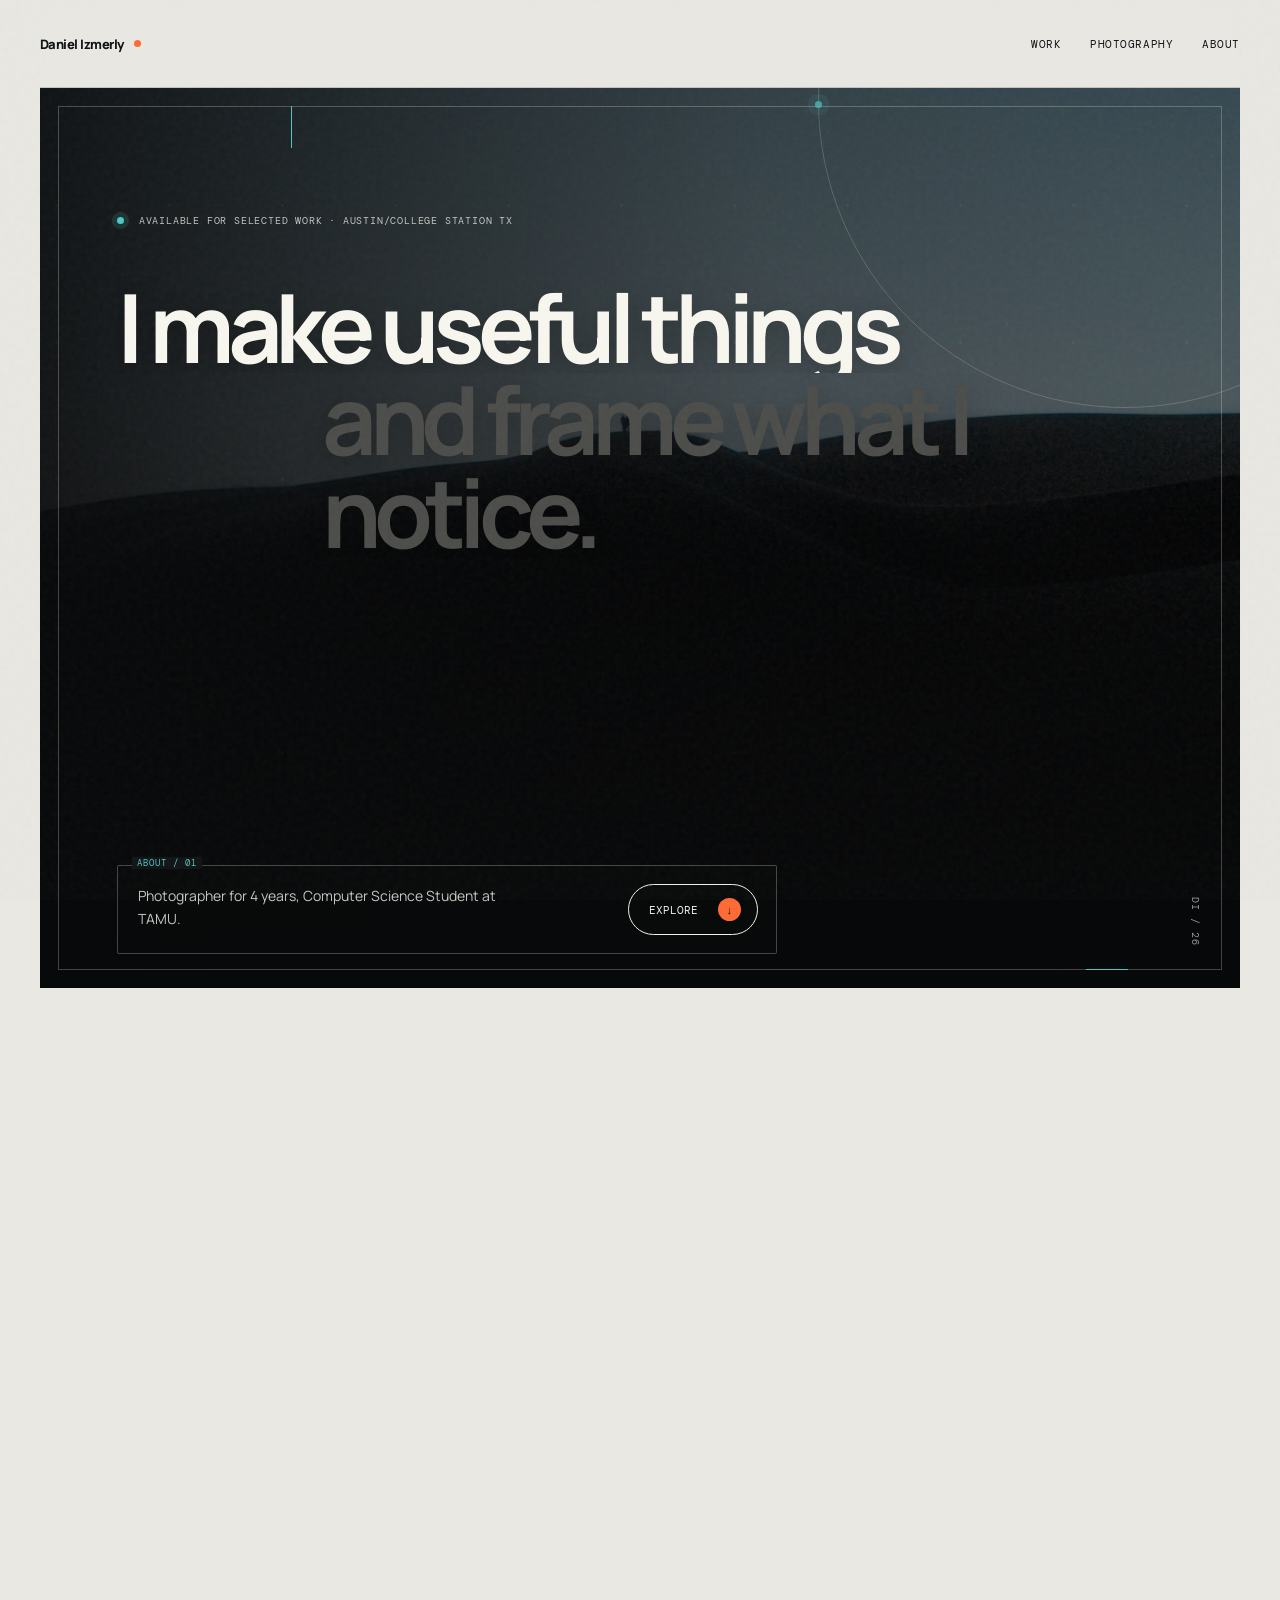
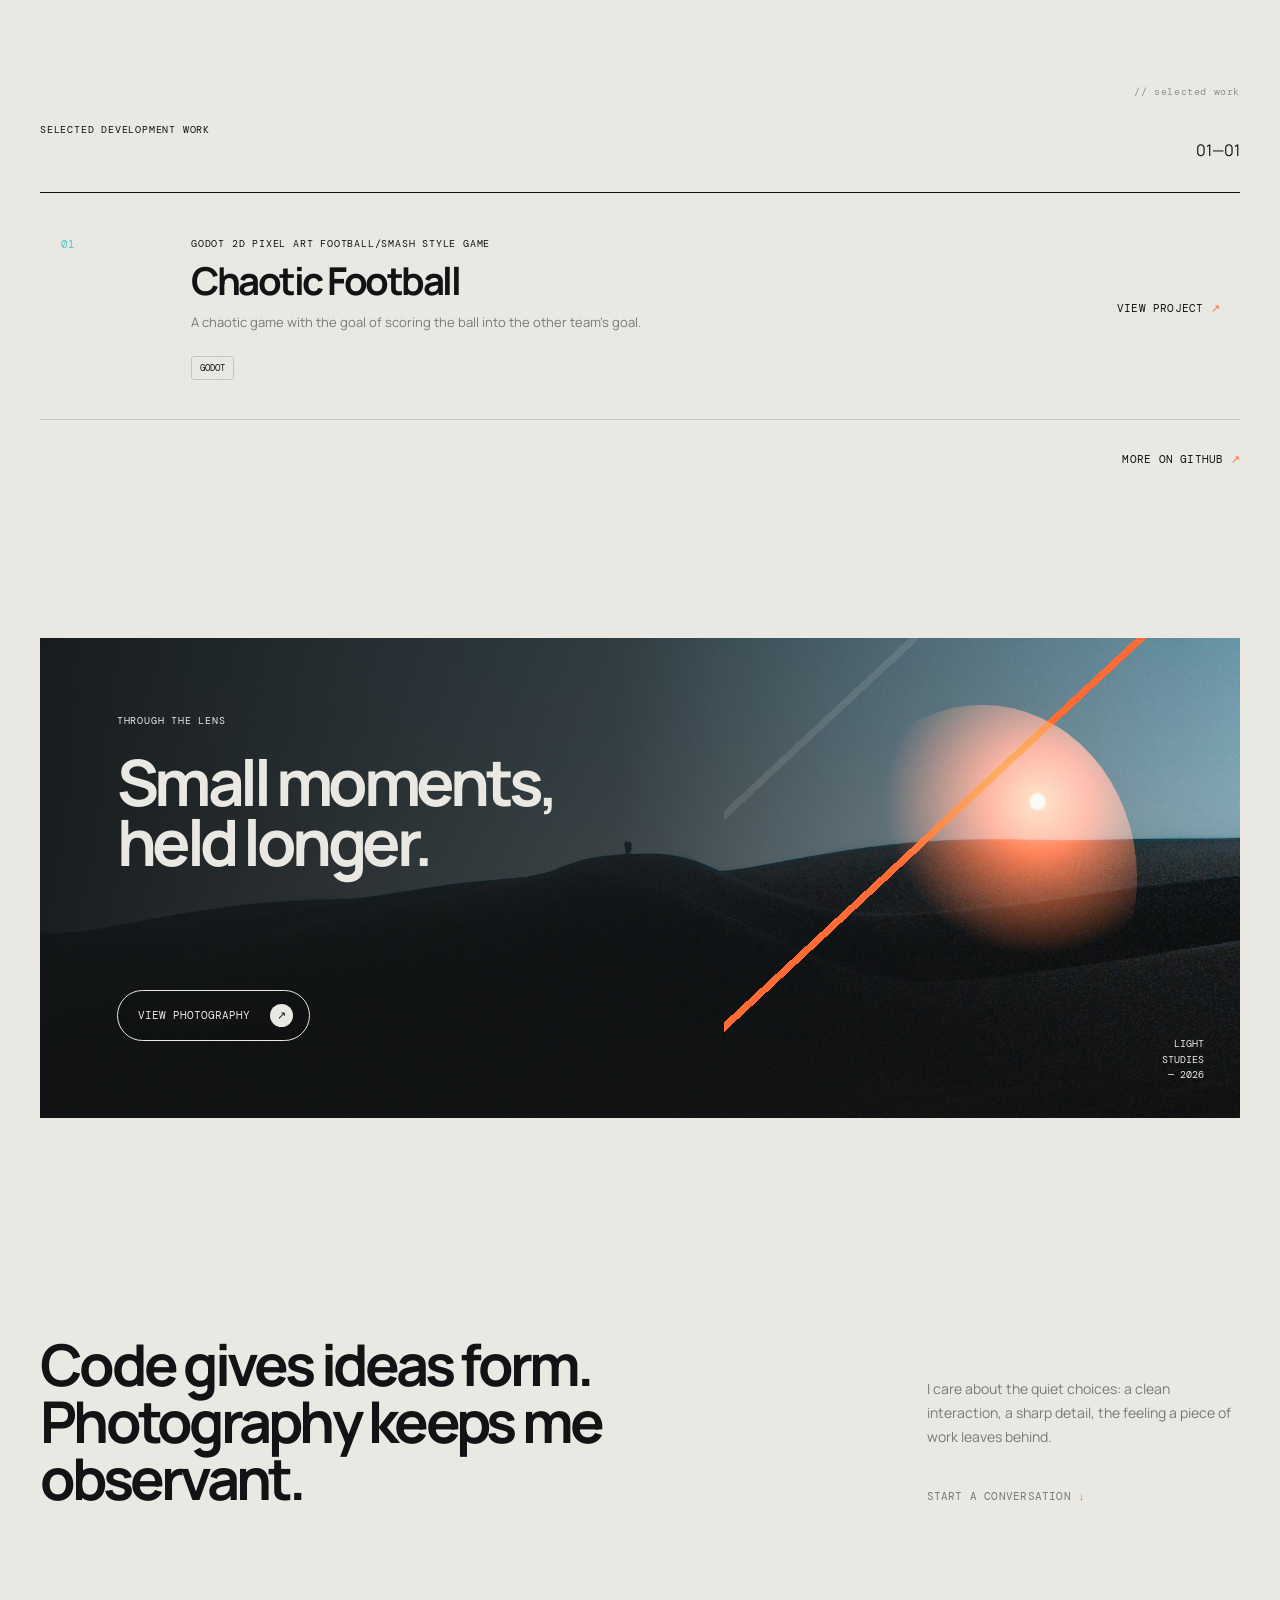
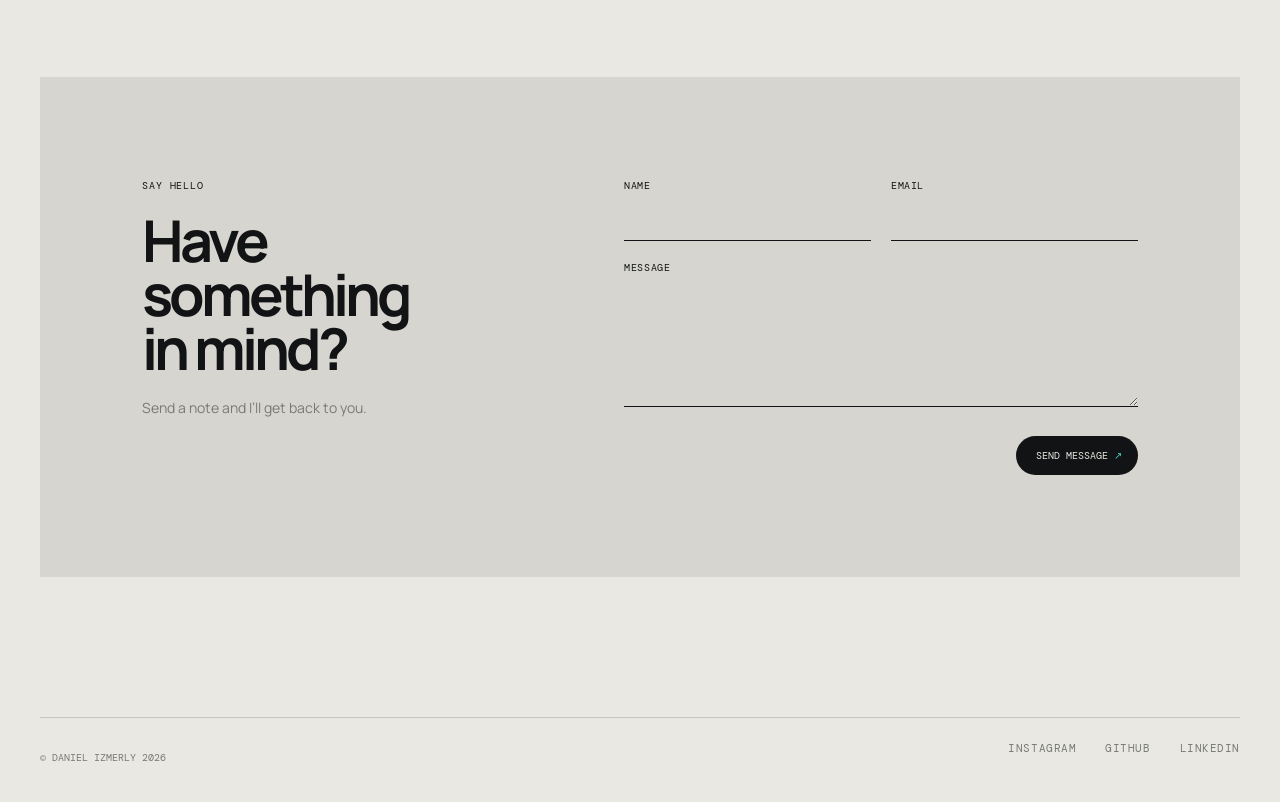
<file: index.html>
<!doctype html>
<html lang="en">
  <head>
    <meta charset="UTF-8" />
    <meta name="viewport" content="width=device-width, initial-scale=1.0" />
    <meta name="description" content="A developer and photography portfolio." />
    <meta property="og:image" content="public/og.png" />
    <meta name="theme-color" content="#111314" />
    <link rel="stylesheet" href="styles.css" />
    <title>Daniel Izmerly — Developer · Photographer</title>
  </head>

  <body>
    <div class="grain" aria-hidden="true"></div>

    <header class="site-header">
      <a class="wordmark" href="#top" aria-label="Back to top">
        <span data-name>Daniel Izmerly</span><i></i>
      </a>

      <nav class="desktop-nav" aria-label="Primary navigation">
        <a href="#work">Work</a>
        <a href="photography.html">Photography</a>
        <a href="#about">About</a>
      </nav>

      <button class="menu-button" data-menu-button aria-expanded="false" aria-controls="mobile-nav">Menu</button>

      <nav class="mobile-nav" id="mobile-nav" data-mobile-nav aria-label="Mobile navigation">
        <a href="#work">Work</a>
        <a href="photography.html">Photography</a>
        <a href="#about">About</a>
        <a data-social="github" href="#" target="_blank" rel="noreferrer">GitHub ↗</a>
      </nav>
    </header>

    <main id="top">
      <!-- HERO COPY: Change these two lines to set the first impression. -->
      <section class="hero" aria-label="Introduction">
        <div class="hero-stage section-wrap">
          <!-- The image path is intentionally easy to swap in styles.css (.hero-photo). -->
          <div class="hero-media" aria-hidden="true">
            <div class="hero-photo"></div>
            <div class="hero-scrim"></div>
            <div class="hero-frame"></div>
            <div class="hero-orbit orbit-one"></div>
          </div>

          <div class="hero-content">
          <p class="hero-kicker reveal">
            <span class="pulse"></span>
            Available for selected work · <span data-location>Austin/College Station TX</span>
          </p>

          <h1 class="hero-title">
            <span>I make useful things</span>
            <span>and frame what I notice.</span>
          </h1>

          <div class="hero-foot reveal">
            <!-- The bio is managed in site-data.js. -->
            <p data-bio>Photographer for 4 years, Computer Science Student at TAMU.</p>
            <a class="round-link" href="#work">Explore <span aria-hidden="true">↓</span></a>
          </div>
          <p class="hero-index" aria-hidden="true">DI / 26</p>
        </div>
      </section>

      <section id="work" class="section-wrap work-section">
        <div class="section-heading reveal">
          <p class="eyebrow">Selected development work</p>
          <p>01—01</p>
        </div>

        <!-- Project cards are managed in site-data.js. -->
        <div class="project-list" data-project-list></div>

        <div class="section-tail reveal">
          <a class="text-link" data-social="github" href="#" target="_blank" rel="noreferrer">
            More on GitHub <span aria-hidden="true">↗</span>
          </a>
        </div>
      </section>

      <!-- PHOTOGRAPHY CALLOUT COPY: Edit this section if the wording isn't you. -->
      <section class="photo-callout section-wrap reveal">
        <div>
          <p class="eyebrow">Through the lens</p>
          <h2>Small moments,<br />held longer.</h2>
        </div>
        <div class="callout-art" aria-hidden="true">
          <span>Light<br />studies<br />— 2026</span>
        </div>
        <a class="round-link light" href="photography.html">View photography <span aria-hidden="true">↗</span></a>
      </section>

      <!-- ABOUT COPY: All text in this section is safe to rewrite in your own voice. -->
      <section id="about" class="section-wrap about-section">
        <p class="eyebrow reveal">A little context</p>
        <div class="about-grid">
          <h2 class="reveal">Code gives ideas form.<br />Photography keeps me observant.</h2>
          <div class="about-copy reveal">
            <p>I care about the quiet choices: a clean interaction, a sharp detail, the feeling a piece of work leaves behind.</p>
            <a class="text-link" href="#contact">Start a conversation <span aria-hidden="true">↓</span></a>
          </div>
        </div>
      </section>

      <section id="contact" class="contact-section section-wrap reveal">
        <div>
          <!-- CONTACT COPY: Feel free to make this more casual, direct, or specific. -->
          <p class="eyebrow">Say hello</p>
          <h2>Have something<br />in mind?</h2>
          <p>Send a note and I’ll get back to you.</p>
        </div>

        <form class="contact-form" data-contact-form>
          <label>
            Name
            <input name="name" autocomplete="name" required />
          </label>
          <label>
            Email
            <input name="email" type="email" autocomplete="email" required />
          </label>
          <label class="message-field">
            Message
            <textarea name="message" rows="5" required></textarea>
          </label>
          <!-- Bots fill this invisible field; real visitors do not. -->
          <input class="honeypot" type="text" name="_gotcha" tabindex="-1" autocomplete="off" aria-hidden="true" />
          <div class="form-foot">
            <p data-form-status aria-live="polite"></p>
            <button class="send-button" type="submit">Send message <span aria-hidden="true">↗</span></button>
          </div>
        </form>
      </section>
    </main>

    <footer class="site-footer section-wrap">
      <p>© <span data-name>Daniel Izmerly</span> <span id="year"></span></p>
      <div>
        <a data-social="instagram" href="#" target="_blank" rel="noreferrer">Instagram</a>
        <a data-social="github" href="#" target="_blank" rel="noreferrer">GitHub</a>
        <a data-social="linkedin" href="#" target="_blank" rel="noreferrer">LinkedIn</a>
      </div>
    </footer>

    <dialog id="lightbox" aria-label="Photography preview">
      <button class="close-button" data-close-lightbox aria-label="Close preview">×</button>
      <img data-lightbox-image alt="" hidden />
      <div data-lightbox-placeholder class="lightbox-placeholder"></div>
      <p data-lightbox-caption></p>
    </dialog>

    <script type="module" src="app.js"></script>
    <script>document.querySelector('#year').textContent = new Date().getFullYear()</script>
  </body>
</html>
</file>
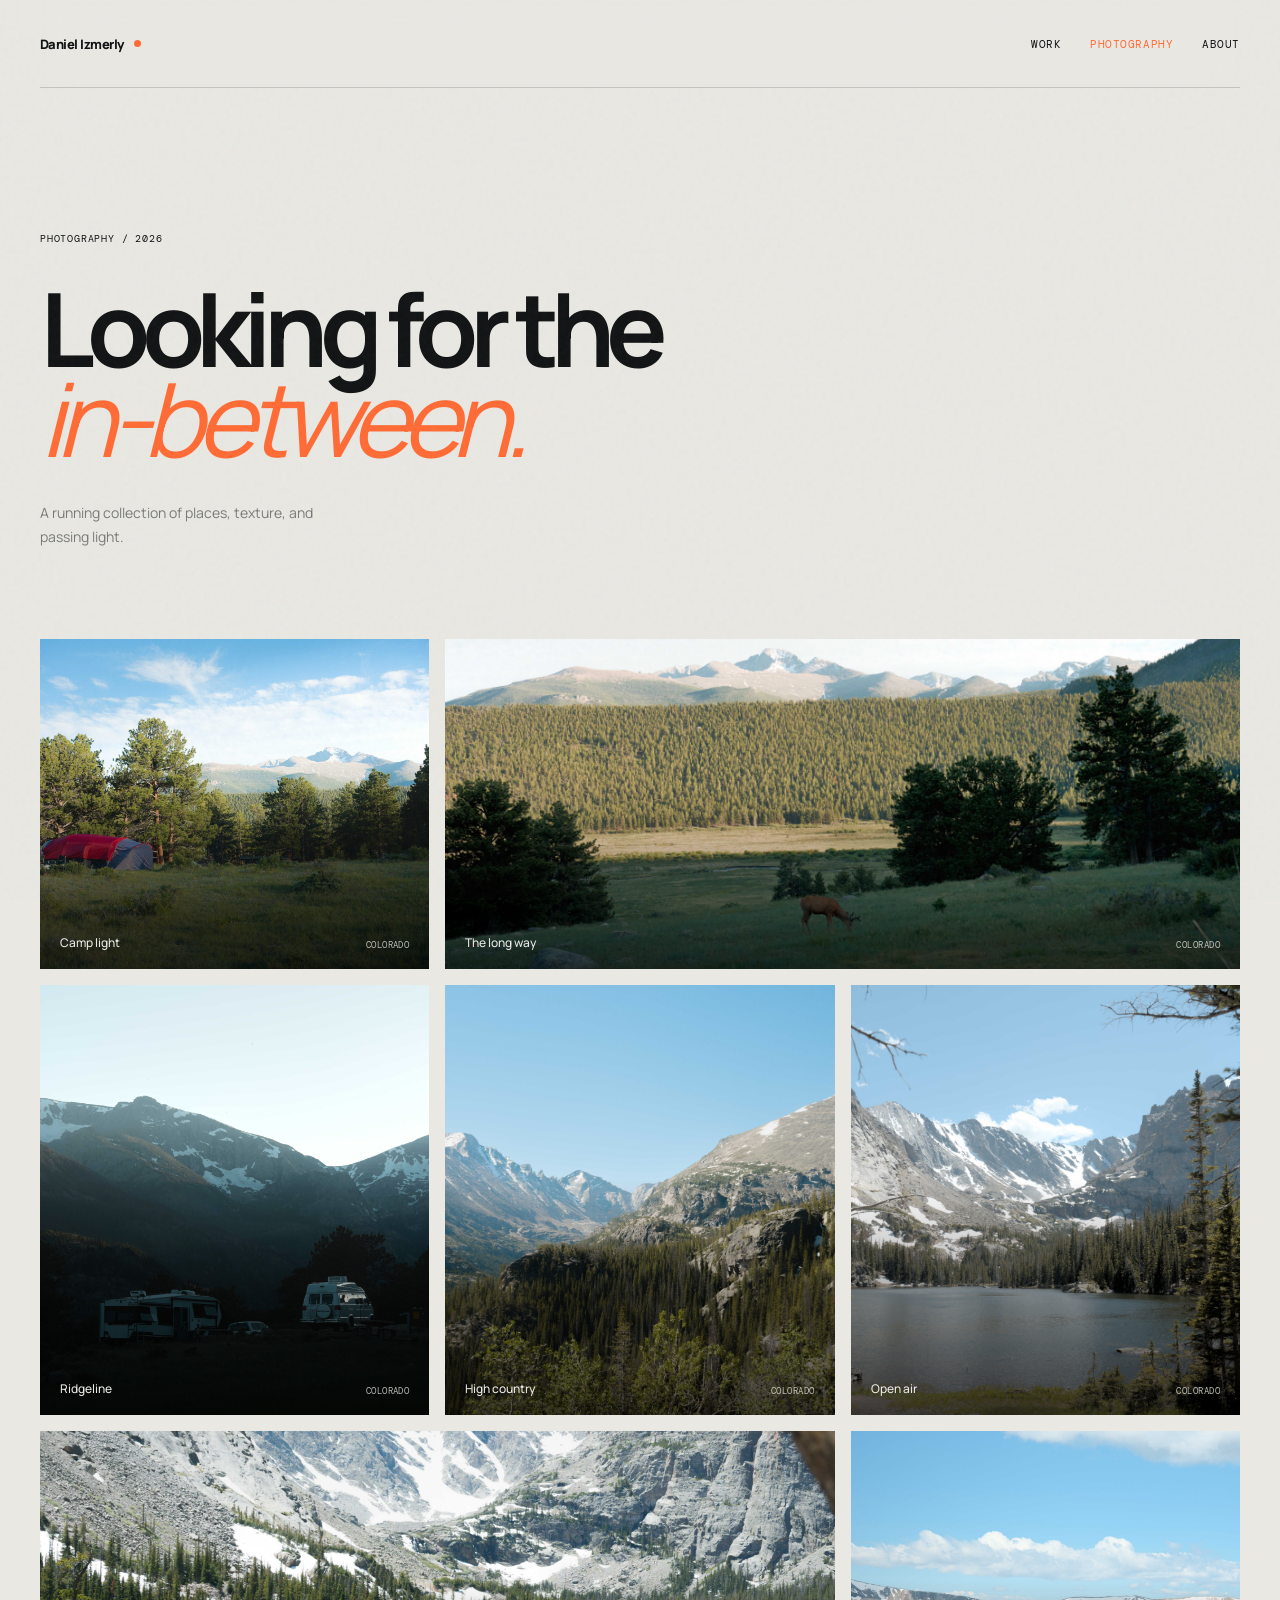
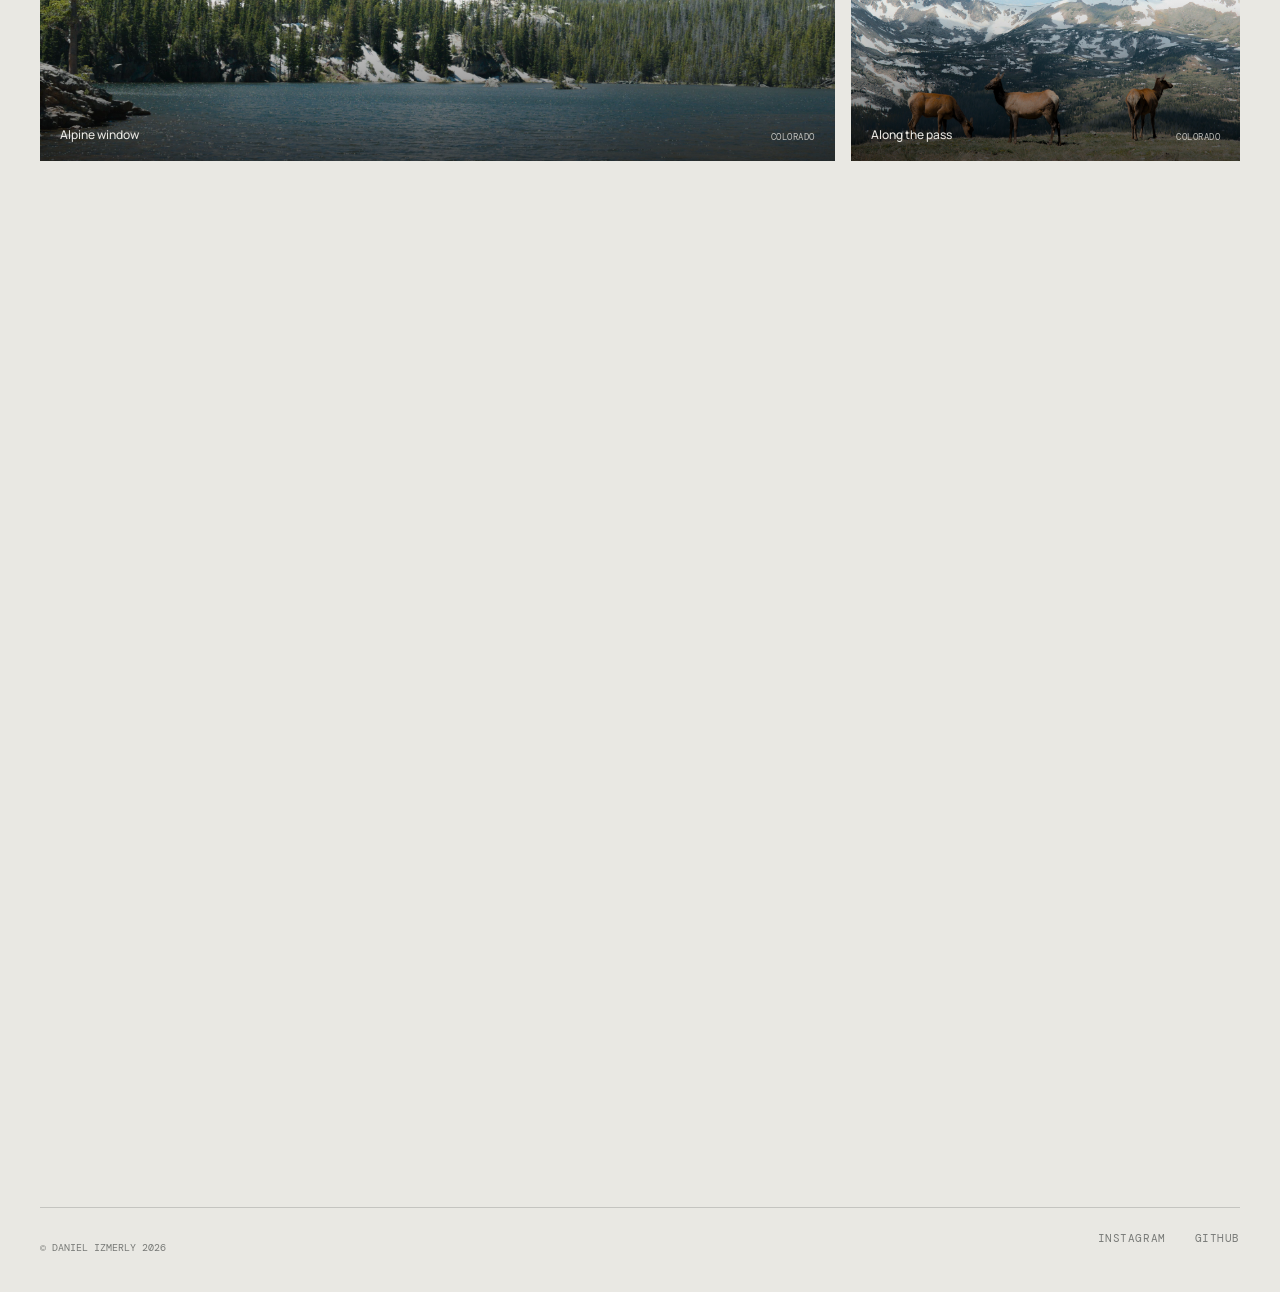
<file: photography.html>
<!doctype html>
<html lang="en">
  <head>
    <meta charset="UTF-8" />
    <meta name="viewport" content="width=device-width, initial-scale=1.0" />
    <meta name="description" content="Photography by Daniel Izmerly." />
    <link rel="stylesheet" href="styles.css" />
    <title>Photography — Daniel Izmerly</title>
  </head>

  <body class="photo-page">
    <div class="grain" aria-hidden="true"></div>

    <header class="site-header">
      <a class="wordmark" href="index.html" aria-label="Back home"><span data-name>Daniel Izmerly</span><i></i></a>
      <nav class="desktop-nav" aria-label="Primary navigation">
        <a href="index.html#work">Work</a>
        <a class="active" href="photography.html">Photography</a>
        <a href="index.html#about">About</a>
      </nav>
      <a class="back-link" href="index.html">← Home</a>
    </header>

    <main>
      <section class="photo-hero section-wrap">
        <p class="eyebrow reveal">Photography / 2026</p>
        <h1 class="reveal">Looking for the<br /><em>in-between.</em></h1>
        <p class="reveal">A running collection of places, texture, and passing light.</p>
      </section>

      <section class="photo-grid section-wrap" data-photo-grid aria-label="Photography collection"></section>

      <section class="contact-strip section-wrap reveal">
        <p>Like what you see?</p>
        <a class="text-link" data-social="instagram" href="#" target="_blank" rel="noreferrer">Follow along on Instagram <span aria-hidden="true">↗</span></a>
      </section>
    </main>

    <footer class="site-footer section-wrap">
      <p>© <span data-name>Daniel Izmerly</span> <span id="year"></span></p>
      <div><a data-social="instagram" href="#" target="_blank" rel="noreferrer">Instagram</a><a data-social="github" href="#" target="_blank" rel="noreferrer">GitHub</a></div>
    </footer>

    <dialog id="lightbox" aria-label="Photography preview">
      <button class="close-button" data-close-lightbox aria-label="Close preview">×</button>
      <img data-lightbox-image alt="" hidden />
      <div data-lightbox-placeholder class="lightbox-placeholder"></div>
      <p data-lightbox-caption></p>
    </dialog>

    <script type="module" src="app.js"></script>
    <script>document.querySelector('#year').textContent = new Date().getFullYear()</script>
  </body>
</html>
</file>
<file: styles.css>
@import url('https://fonts.googleapis.com/css2?family=DM+Mono:wght@400;500&family=Manrope:wght@400;500;600;700;800&display=swap');

:root { /* Palette lives here: change these six values to retheme the whole site. */ --ink:#111314; --paper:#e9e8e3; --muted:#989995; --line:rgba(17,19,20,.17); --orange:#ff6b35; --teal:#4fc7c4; --sans:Manrope,Arial,sans-serif; --mono:"DM Mono",monospace; }
* { box-sizing:border-box; } html { scroll-behavior:smooth; } body { margin:0; background:var(--paper); color:var(--ink); font-family:var(--sans); } a { color:inherit; text-decoration:none; } button { font:inherit; } .grain { position:fixed; inset:0; z-index:10; pointer-events:none; opacity:.055; background-image:url("data:image/svg+xml,%3Csvg viewBox='0 0 180 180' xmlns='http://www.w3.org/2000/svg'%3E%3Cfilter id='n'%3E%3CfeTurbulence type='fractalNoise' baseFrequency='.9' numOctaves='4' stitchTiles='stitch'/%3E%3C/filter%3E%3Crect width='100%25' height='100%25' filter='url(%23n)' opacity='.7'/%3E%3C/svg%3E"); }
.section-wrap { width:min(1320px, calc(100% - 80px)); margin-inline:auto; }.site-header { height:88px; width:min(1320px, calc(100% - 80px)); margin:auto; display:flex; align-items:center; justify-content:space-between; position:relative; z-index:20; border-bottom:1px solid var(--line); }.wordmark { display:flex; align-items:center; gap:10px; font-size:13px; font-weight:800; letter-spacing:-.04em; }.wordmark i { width:7px; height:7px; display:block; border-radius:50%; background:var(--orange); }.desktop-nav,.site-footer div { display:flex; gap:29px; font:11px var(--mono); text-transform:uppercase; letter-spacing:.05em; }.desktop-nav a,.site-footer a { transition:color .2s ease; }.desktop-nav a:hover,.site-footer a:hover,.desktop-nav .active { color:var(--orange); }.menu-button,.mobile-nav,.back-link { display:none; }
.hero { position:relative; min-height:calc(100vh - 88px); padding-top:clamp(75px,13vh,170px); overflow:hidden; }.hero-kicker,.eyebrow { margin:0; font:10px var(--mono); text-transform:uppercase; letter-spacing:.08em; }.pulse { width:7px; height:7px; display:inline-block; background:var(--teal); border-radius:50%; margin-right:8px; box-shadow:0 0 0 5px rgba(79,199,196,.15); }.hero h1 { max-width:1120px; margin:45px 0 0; font-size:clamp(48px,7.45vw,120px); letter-spacing:-.075em; line-height:.97; font-weight:700; position:relative; z-index:1; }.hero h1 span { display:block; }.hero h1 span:last-child { color:#4c4d4a; margin-left:clamp(20px,8vw,160px); }.hero-foot { margin-top:clamp(68px,13vh,155px); padding:20px 0; border-top:1px solid var(--line); display:flex; align-items:flex-start; justify-content:space-between; gap:20px; position:relative; z-index:2; }.hero-foot p { max-width:370px; margin:0; font-size:14px; line-height:1.65; color:#4c4d4a; }.round-link { display:flex; gap:20px; align-items:center; padding:13px 16px 13px 20px; border:1px solid var(--ink); border-radius:99px; white-space:nowrap; font:11px var(--mono); text-transform:uppercase; }.round-link span { width:23px; height:23px; display:grid; place-content:center; border-radius:50%; color:var(--paper); background:var(--ink); transition:transform .25s ease; }.round-link:hover span { transform:rotate(-45deg); }.hero-orb { width:clamp(290px,42vw,620px); aspect-ratio:1; position:absolute; right:-11%; bottom:-15%; border-radius:50%; background:radial-gradient(circle at 32% 32%,#e9e7dd 0 3%,#ababaa 4%,#4b4d4a 28%,#202222 58%,#111314 71%); box-shadow:-32px -32px 80px rgba(255,107,53,.13); }
.work-section { padding-top:150px; }.section-heading { display:flex; justify-content:space-between; padding-bottom:15px; border-bottom:1px solid var(--ink); }.project-list { border-bottom:1px solid var(--line); }.project-card { position:relative; display:grid; grid-template-columns:100px 1fr auto; gap:30px; align-items:start; padding:44px 0 39px; border-top:1px solid var(--line); }.project-card:first-child { border-top:0; }.project-number { font:11px var(--mono); color:var(--muted); }.project-card h3 { margin:12px 0 11px; font-size:clamp(25px,3vw,43px); line-height:1; letter-spacing:-.065em; }.project-copy { margin:0; max-width:500px; color:#5e5f5d; font-size:13px; line-height:1.7; }.tags { list-style:none; padding:0; margin:22px 0 0; display:flex; flex-wrap:wrap; gap:6px; }.tags li { padding:5px 8px; border:1px solid var(--line); border-radius:3px; font:9px var(--mono); text-transform:uppercase; }.text-link { align-self:center; font:11px var(--mono); text-transform:uppercase; white-space:nowrap; letter-spacing:.02em; }.text-link span { color:var(--orange); display:inline-block; transition:transform .2s ease; }.text-link:hover span { transform:translate(3px,-3px); }.section-tail { padding-top:26px; text-align:right; }
/* Swap the image path here to feature another photograph on the home page. */
.photo-callout { margin-top:170px; min-height:480px; padding:clamp(40px,6vw,90px); background:linear-gradient(90deg,rgba(17,19,20,.95) 0%,rgba(17,19,20,.76) 48%,rgba(17,19,20,.16) 100%),url("photos/DSC01465.jpg") center/cover; color:var(--paper); position:relative; overflow:hidden; display:flex; flex-direction:column; align-items:flex-start; }.photo-callout h2 { margin:25px 0 0; font-size:clamp(38px,5vw,72px); letter-spacing:-.07em; line-height:.93; }.callout-art { position:absolute; inset:0 0 0 auto; width:43%; background:linear-gradient(137deg,transparent 0 18%,rgba(255,255,255,.1) 18% 19%,transparent 19% 40%,var(--orange) 40% 41%,transparent 41% 66%,transparent 66% 100%); }.callout-art:before { content:""; position:absolute; inset:14% 20%; border-radius:50%; background:radial-gradient(circle at 68% 28%,#f8f7ee 0 2%,#ffb476 3%,#ff6b35 16%,transparent 47%); mix-blend-mode:screen; }.callout-art span { position:absolute; right:36px; bottom:35px; text-align:right; font:10px/1.55 var(--mono); text-transform:uppercase; }.round-link.light { border-color:var(--paper); margin-top:auto; position:relative; z-index:1; }.round-link.light span { background:var(--paper); color:var(--ink); }
.about-section { padding:170px 0; }.about-grid { display:grid; grid-template-columns:1.45fr .55fr; gap:60px; margin-top:35px; }.about-grid h2 { margin:0; font-size:clamp(34px,4.5vw,66px); line-height:.99; letter-spacing:-.065em; }.about-copy { align-self:end; color:#535552; font-size:14px; line-height:1.7; }.about-copy p { margin:0 0 34px; }.site-footer { display:flex; justify-content:space-between; padding:23px 0 28px; border-top:1px solid var(--line); color:#575956; font:10px var(--mono); text-transform:uppercase; }
.contact-section { padding:clamp(55px,8vw,110px); background:#d7d5cf; display:grid; grid-template-columns:.85fr 1.15fr; gap:clamp(45px,8vw,130px); margin-bottom:140px; }.contact-section h2 { margin:21px 0; font-size:clamp(38px,4.5vw,67px); letter-spacing:-.07em; line-height:.94; }.contact-section > div > p:last-child { max-width:270px; color:#575956; font-size:14px; line-height:1.7; }.contact-form { display:grid; grid-template-columns:1fr 1fr; gap:20px; align-content:start; }.contact-form label { display:grid; gap:9px; font:10px var(--mono); text-transform:uppercase; letter-spacing:.06em; }.contact-form input,.contact-form textarea { width:100%; border:0; border-bottom:1px solid var(--ink); border-radius:0; padding:9px 0; color:var(--ink); background:transparent; outline:0; font:15px var(--sans); resize:vertical; }.contact-form input:focus,.contact-form textarea:focus { border-color:var(--orange); box-shadow:0 2px 0 var(--orange); }.message-field,.form-foot { grid-column:1/-1; }.honeypot { position:absolute; left:-9999px; }.form-foot { display:flex; align-items:center; justify-content:space-between; gap:20px; margin-top:9px; }.form-foot p { min-height:17px; margin:0; color:#575956; font-size:11px; }.send-button { border:0; border-radius:99px; padding:13px 16px 13px 20px; color:var(--paper); background:var(--ink); cursor:pointer; font:10px var(--mono); text-transform:uppercase; white-space:nowrap; }.send-button:disabled { opacity:.6; cursor:wait; }.send-button span { color:var(--teal); }
.photo-hero { padding:clamp(95px,16vh,190px) 0 90px; }.photo-hero h1 { font-size:clamp(55px,8vw,128px); line-height:.88; letter-spacing:-.08em; margin:38px 0; }.photo-hero h1 em { color:var(--orange); font-weight:400; }.photo-hero > p:last-child { max-width:320px; margin:0; color:#5c5e5b; font-size:14px; line-height:1.7; }.photo-grid { display:grid; grid-template-columns:repeat(12,1fr); grid-auto-flow:dense; gap:16px; padding-bottom:140px; }.photo-card { min-height:330px; grid-column:span 4; border:0; padding:0; position:relative; overflow:hidden; background:#2b2c2b; color:var(--paper); text-align:left; cursor:zoom-in; }.photo-card:nth-child(2),.photo-card:nth-child(5) { grid-column:span 8; }.photo-card:nth-child(3) { min-height:430px; }.photo-card img { width:100%; height:100%; position:absolute; inset:0; object-fit:cover; transition:transform .7s cubic-bezier(.2,.8,.2,1); }.photo-card:hover img { transform:scale(1.045); }.photo-shade { position:absolute; inset:0; background:linear-gradient(0deg,rgba(0,0,0,.65),transparent 55%); }.photo-meta { position:absolute; inset:auto 20px 18px; display:flex; justify-content:space-between; align-items:end; font-size:12px; }.photo-meta strong { font-weight:500; }.photo-meta em { font:9px var(--mono); text-transform:uppercase; letter-spacing:.05em; opacity:.78; }.photo-placeholder,.lightbox-placeholder { position:absolute; inset:0; overflow:hidden; }.photo-placeholder:before,.lightbox-placeholder:before { content:""; position:absolute; width:75%; aspect-ratio:1; left:18%; top:10%; border-radius:50%; filter:blur(1px); }.photo-placeholder:after,.lightbox-placeholder:after { content:""; position:absolute; width:160%; height:45%; left:-35%; bottom:-18%; transform:rotate(-16deg); background:rgba(0,0,0,.36); }.photo-placeholder span { position:absolute; z-index:1; top:18px; left:20px; font:10px var(--mono); color:rgba(255,255,255,.7); }.tone-amber { background:linear-gradient(145deg,#312b28,#ad6c4c); }.tone-amber:before { background:radial-gradient(circle,#ffbd88,#ff6b35 27%,transparent 64%); }.tone-teal { background:linear-gradient(145deg,#122727,#519391); }.tone-teal:before { background:radial-gradient(circle,#a8dfd9,#4fc7c4 25%,transparent 65%); }.tone-graphite { background:linear-gradient(145deg,#171819,#777a78); }.tone-graphite:before { background:radial-gradient(circle,#e6e4dc,#797b78 26%,transparent 65%); }.tone-orange { background:linear-gradient(145deg,#4b251b,#d65f31); }.tone-orange:before { background:radial-gradient(circle,#f8d2a8,#ff6b35 25%,transparent 63%); }.tone-silver { background:linear-gradient(145deg,#4e5355,#bab8af); }.tone-silver:before { background:radial-gradient(circle,#f5f4ec,#c4c7c1 23%,transparent 65%); }.contact-strip { border-top:1px solid var(--ink); padding:25px 0 135px; display:flex; align-items:center; justify-content:space-between; font-size:clamp(21px,3vw,40px); letter-spacing:-.05em; }.contact-strip p { margin:0; }
dialog { width:min(90vw,1000px); padding:0; border:0; background:transparent; color:var(--paper); } dialog::backdrop { background:rgba(0,0,0,.83); backdrop-filter:blur(8px); } dialog img,dialog .lightbox-placeholder { position:relative; display:block; width:100%; max-height:78vh; object-fit:contain; background:#202222; } dialog .lightbox-placeholder { height:min(68vw,600px); } dialog p { margin:12px 0; font:11px var(--mono); text-transform:uppercase; }.close-button { position:fixed; top:24px; right:28px; width:42px; height:42px; border:1px solid rgba(255,255,255,.55); border-radius:50%; color:white; background:transparent; font-size:27px; cursor:pointer; }.reveal { opacity:0; transform:translateY(18px); transition:opacity .7s ease,transform .7s cubic-bezier(.2,.65,.2,1); }.reveal.is-visible { opacity:1; transform:translateY(0); }
@media (prefers-reduced-motion:reduce) { *,*::before,*::after { scroll-behavior:auto!important; animation-duration:.01ms!important; transition-duration:.01ms!important; } .reveal { opacity:1; transform:none; } }
/* A compact mobile layout, including the accessible menu toggle. */
@media (max-width:760px) { .section-wrap,.site-header { width:calc(100% - 40px); }.site-header { height:74px; }.desktop-nav { display:none; }.menu-button { display:block; padding:0; border:0; background:transparent; font:10px var(--mono); text-transform:uppercase; }.mobile-nav { display:none; position:absolute; right:0; top:64px; width:190px; padding:16px; background:var(--ink); color:var(--paper); box-shadow:0 12px 30px rgba(0,0,0,.18); }.mobile-nav.is-open { display:grid; gap:15px; }.mobile-nav a { font:11px var(--mono); text-transform:uppercase; }.back-link { display:block; font:10px var(--mono); text-transform:uppercase; }.hero { min-height:600px; padding-top:78px; }.hero h1 { margin-top:35px; font-size:14vw; }.hero h1 span:last-child { margin-left:24px; }.hero-foot { margin-top:75px; }.hero-foot p { font-size:12px; }.round-link { padding:10px 11px 10px 14px; font-size:9px; gap:9px; }.round-link span { width:19px; height:19px; }.hero-orb { width:310px; right:-30%; bottom:-8%; }.work-section { padding-top:100px; }.project-card { grid-template-columns:35px 1fr; padding:32px 0; gap:16px; }.project-card .text-link { grid-column:2; margin-top:8px; }.photo-callout { margin-top:95px; min-height:430px; padding:32px; }.callout-art { width:58%; opacity:.84; }.about-section { padding:100px 0; }.about-grid { grid-template-columns:1fr; gap:34px; }.contact-section { grid-template-columns:1fr; gap:42px; padding:38px 25px; margin-bottom:85px; }.contact-form { grid-template-columns:1fr; }.message-field,.form-foot { grid-column:auto; }.form-foot { align-items:flex-start; flex-direction:column; }.site-footer { align-items:flex-start; gap:20px; flex-direction:column; }.site-footer div { gap:16px; }.photo-hero { padding:95px 0 65px; }.photo-grid { grid-template-columns:1fr; gap:12px; padding-bottom:85px; }.photo-card,.photo-card:nth-child(2),.photo-card:nth-child(5) { min-height:310px; grid-column:auto; }.photo-card:nth-child(3) { min-height:380px; }.contact-strip { padding-bottom:85px; flex-direction:column; gap:20px; align-items:flex-start; } }

/* ── Dark-first adaptive theme + cinematic hero layer ─────────────────── */
:root {
  --ink: #f1f0ea;
  --paper: #111314;
  --muted: #969995;
  --line: rgba(241, 240, 234, 0.16);
  --surface: #1a1c1c;
  --surface-soft: #252726;
}

@media (prefers-color-scheme: light) {
  :root {
    --ink: #111314;
    --paper: #e9e8e3;
    --muted: #787a77;
    --line: rgba(17, 19, 20, 0.17);
    --surface: #d7d5cf;
    --surface-soft: #deddd8;
  }
}

body { background: var(--paper); color: var(--ink); }
.site-header { backdrop-filter: blur(14px); }
.desktop-nav a:hover, .site-footer a:hover, .desktop-nav .active { color: var(--orange); }
.hero {
  min-height: max(720px, calc(100vh - 88px));
  display: grid;
  align-items: end;
  isolation: isolate;
  padding-top: 0;
  overflow: hidden;
}
.hero-media { position: absolute; inset: 0; z-index: -2; overflow: hidden; }
.hero-photo {
  position: absolute;
  inset: -8%;
  background: url("photos/DSC01465.jpg") center 57% / cover no-repeat;
  filter: saturate(0.72) contrast(1.1) brightness(0.58);
  will-change: transform;
}
.hero-scrim { position: absolute; inset: 0; background: linear-gradient(90deg, rgba(10, 11, 12, 0.87) 0%, rgba(10, 11, 12, 0.44) 51%, rgba(10, 11, 12, 0.18) 100%), linear-gradient(0deg, rgba(10, 11, 12, 0.78), transparent 58%); }
.hero-frame { position: absolute; inset: 26px; border: 1px solid rgba(241, 240, 234, 0.25); will-change: transform; }
.hero-frame::before, .hero-frame::after { content: ""; position: absolute; background: var(--teal); }
.hero-frame::before { width: 1px; height: 42px; top: -1px; left: 20%; transform: scaleY(0); transform-origin: top; }
.hero-frame::after { width: 42px; height: 1px; right: 8%; bottom: -1px; transform: scaleX(0); transform-origin: right; }
.hero-content { width: 100%; padding: 0 0 34px; position: relative; z-index: 1; }
.hero-kicker { color: rgba(241, 240, 234, 0.78); }
.hero h1, .hero-title { margin: clamp(28px, 5vw, 70px) 0 0; max-width: 1200px; color: #f8f7ef; text-shadow: 0 5px 24px rgba(0, 0, 0, 0.22); }
.hero h1 span { overflow: hidden; color: inherit; margin: 0; transform: none; }
.hero h1 span::after { content: ""; display: block; }
.hero-title span { transform: translateY(108%); opacity: 0; transition: transform 1.1s cubic-bezier(.16, 1, .3, 1), opacity .7s ease; }
.hero-title span:last-child { padding-left: clamp(20px, 8vw, 160px); color: rgba(241, 240, 234, 0.68); transition-delay: .12s; }
body.is-loaded .hero-title span { transform: translateY(0); opacity: 1; }
body.is-loaded .hero-frame::before { animation: draw-vertical .8s cubic-bezier(.16, 1, .3, 1) .45s forwards; }
body.is-loaded .hero-frame::after { animation: draw-horizontal .8s cubic-bezier(.16, 1, .3, 1) .62s forwards; }
.hero-foot { margin-top: clamp(56px, 11vh, 140px); border-top-color: rgba(241, 240, 234, 0.32); color: #f1f0ea; }
.hero-foot p { color: rgba(241, 240, 234, 0.78); }
.round-link { border-color: currentColor; background: rgba(15, 17, 18, 0.2); backdrop-filter: blur(8px); }
.round-link span { background: var(--orange); color: #111314; }
.hero-index { position: absolute; right: 48px; bottom: 53px; margin: 0; color: rgba(241, 240, 234, 0.62); font: 10px var(--mono); letter-spacing: .1em; writing-mode: vertical-rl; }
.section-heading { border-color: var(--ink); }
.project-copy, .about-copy, .contact-section > div > p:last-child, .photo-hero > p:last-child { color: var(--muted); }
.tags li { border-color: var(--line); }
.photo-callout { background-color: var(--surface); }
.contact-section { background: var(--surface); }
.contact-form input, .contact-form textarea { color: var(--ink); border-bottom-color: var(--ink); }
.site-footer { color: var(--muted); }
.photo-hero h1 em { color: var(--orange); }
.reveal { transform: translateY(28px); transition-duration: .9s; }
.photo-card { background: var(--surface-soft); }

/* Fine grain, white dust, and concentric orbits add movement without an asset. */
body::before {
  content: "";
  position: fixed;
  inset: 0;
  z-index: 12;
  pointer-events: none;
  opacity: .42;
  background-image: radial-gradient(circle, rgba(255,255,255,.75) 0 1px, transparent 1.6px), radial-gradient(circle, rgba(255,255,255,.5) 0 .7px, transparent 1.3px);
  background-position: 0 0, 23px 37px;
  background-size: 113px 137px, 179px 191px;
  mix-blend-mode: soft-light;
  animation: dust-drift 18s linear infinite alternate;
}
.hero-orbit { position: absolute; border: 1px solid rgba(241,240,234,.27); border-radius: 50%; pointer-events: none; }
.orbit-one { width: min(55vw, 820px); aspect-ratio: 1; right: -16vw; top: -26vw; animation: orbit-turn 28s linear infinite; }
.orbit-two { width: min(34vw, 470px); aspect-ratio: 1; right: 14vw; bottom: -26vw; border-color: rgba(79,199,196,.46); animation: orbit-turn 21s linear reverse infinite; }
.hero-orbit::before { content: ""; position: absolute; width: 7px; height: 7px; top: 50%; left: -4px; border-radius: 50%; background: var(--orange); box-shadow: 0 0 0 7px rgba(255,107,53,.12); }

/* A terminal-like visual language gives the development work its own identity. */
.work-section { position: relative; }
.work-section::before { content: ">_ build / selected"; position: absolute; right: 0; top: 118px; color: var(--teal); opacity: .78; font: 10px var(--mono); letter-spacing: .06em; }
.project-list { position: relative; overflow: hidden; background-image: linear-gradient(rgba(79,199,196,.055) 1px, transparent 1px), linear-gradient(90deg, rgba(79,199,196,.055) 1px, transparent 1px); background-size: 36px 36px; }
.project-card { padding-inline: 20px; transition: background .35s ease, transform .35s cubic-bezier(.2,.8,.2,1); }
.project-card::after { content: "RUN"; position: absolute; right: 0; top: 14px; color: var(--teal); font: 9px var(--mono); letter-spacing: .12em; opacity: 0; transform: translateX(8px); transition: opacity .25s ease, transform .25s ease; }
.project-card:hover { background: rgba(79,199,196,.07); transform: translateX(8px); }
.project-card:hover::after { opacity: 1; transform: translateX(0); }
.project-number { color: var(--teal); }


@keyframes orbit-turn { to { transform: rotate(360deg); } }
@keyframes dust-drift { to { background-position: 47px 64px, -42px 91px; } }

@media (max-width: 760px) {
  .orbit-one { width: 105vw; right: -50vw; top: -65vw; }.orbit-two { width: 75vw; right: -17vw; bottom: -46vw; }
  .work-section::before { position: static; display: block; margin: 22px 0 9px; }.project-card { padding-inline: 0; }.project-card:hover { transform: none; }
}

@media (prefers-reduced-motion: reduce) {
  body::before, .hero-orbit, .camera-ring { animation: none; }
}

/* Scroll scene: one structured frame, readable copy, and movement that earns its place. */
.hero {
  width: 100%;
  height: 165vh;
  min-height: 940px;
  margin: 0;
  padding: 0;
  display: block;
  overflow: visible;
}
.hero-stage {
  height: 100svh;
  min-height: 680px;
  position: sticky;
  top: 0;
  overflow: hidden;
  isolation: isolate;
  background: #0d0f10;
}
.hero-media { inset: 0; }
.hero-photo { inset: -9%; transform: scale(1.04); transform-origin: center; }
.hero-scrim { background: linear-gradient(90deg, rgba(8, 9, 10, .9), rgba(8, 9, 10, .43) 60%, rgba(8, 9, 10, .28)), linear-gradient(0deg, rgba(8, 9, 10, .9), transparent 65%); }
.hero-frame { inset: 18px; border-color: rgba(241, 240, 234, .26); }
.hero-content {
  position: absolute;
  inset: 0;
  display: flex;
  flex-direction: column;
  padding: clamp(80px, 14vh, 170px) clamp(30px, 6vw, 92px) 34px;
  will-change: auto;
}
.hero-kicker { margin: 0; }
.hero h1, .hero-title { margin-top: clamp(34px, 6vh, 80px); }
.hero-title, .hero-kicker { will-change: transform, opacity; }
.hero-foot {
  width: min(660px, 100%);
  margin-top: auto;
  padding: 18px 18px 18px 20px;
  border: 1px solid rgba(241, 240, 234, .26);
  border-radius: 2px;
  background: rgba(11, 13, 14, .42);
  backdrop-filter: blur(14px);
  color: #f1f0ea;
}
.hero-foot p { color: rgba(241,240,234,.82); }
.hero-foot::before { content: "ABOUT / 01"; position: absolute; top: -9px; left: 14px; padding: 0 5px; color: var(--teal); background: #111314; font: 9px var(--mono); letter-spacing: .11em; }
.hero-index { right: 38px; bottom: 42px; }
.orbit-one { width: min(48vw, 700px); right: -15vw; top: -23vw; opacity: .72; }
.hero-orbit::before { background: var(--teal); box-shadow: 0 0 0 7px rgba(79,199,196,.13); }
body::before { opacity: .22; animation-duration: 32s; }

.work-section::before { content: "// selected work"; top: 112px; color: var(--muted); }
.project-list { background-image: linear-gradient(rgba(79,199,196,.035) 1px, transparent 1px), linear-gradient(90deg, rgba(79,199,196,.035) 1px, transparent 1px); }
.project-card { border-left: 1px solid transparent; }
.project-card:hover { border-left-color: var(--teal); background: rgba(79,199,196,.045); }

@media (max-width: 760px) {
  .hero { height: 140svh; min-height: 830px; }
  .hero-stage { width: 100%; min-height: 610px; }
  .hero-frame { inset: 10px; }
  .hero-content { padding: 98px 30px 25px; }
  .hero h1, .hero-title { margin-top: 38px; }
  .hero-foot { padding: 15px; }
  .hero-foot::before { top: -8px; }
  .hero-index { right: 26px; bottom: 29px; }
  .orbit-one { width: 110vw; right: -54vw; top: -56vw; }
}

@media (prefers-reduced-motion: reduce) {
  .hero { height: auto; min-height: 0; }
  .hero-stage { position: relative; height: max(680px, 100svh); }
  .hero-content { transform: none; opacity: 1; }
}

@keyframes draw-vertical { to { transform: scaleY(1); } }
@keyframes draw-horizontal { to { transform: scaleX(1); } }

@media (max-width: 760px) {
  .hero { min-height: max(620px, calc(100svh - 74px)); }
  .hero-frame { inset: 14px; }
  .hero-content { padding-bottom: 20px; }
  .hero h1, .hero-title { font-size: clamp(47px, 13vw, 74px); }
  .hero-title span:last-child { padding-left: 22px; }
  .hero-index { right: 24px; bottom: 34px; }
  .hero-foot { margin-top: 62px; }
}

@media (prefers-reduced-motion: reduce) {
  .hero-title span, .hero-frame::before, .hero-frame::after { opacity: 1; transform: none; animation: none; }
}
</file>
